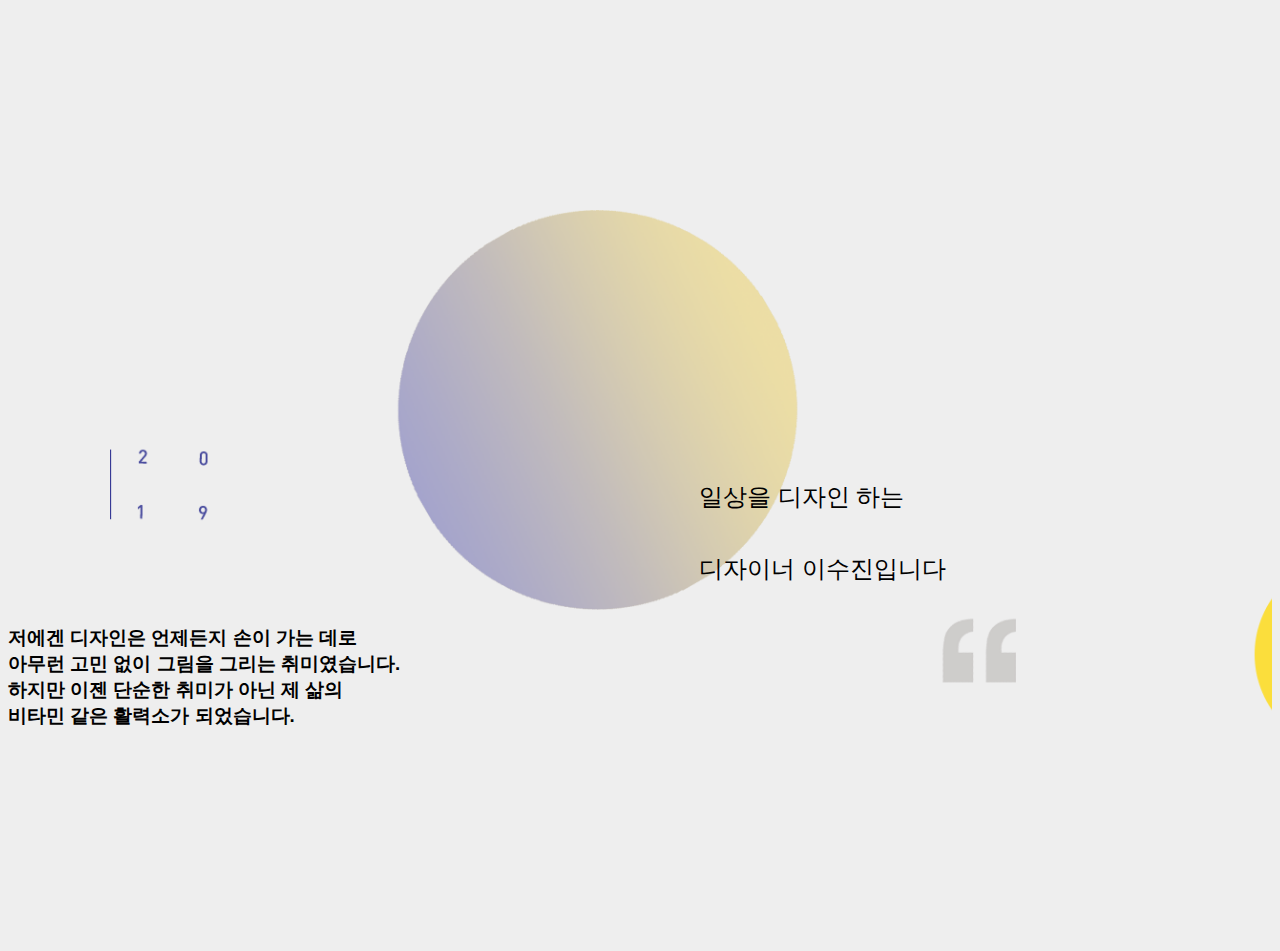
<file: index.html>
<!DOCTYPE html>
<html lang="ko" dir="ltr">

<head>
  <meta charset="utf-8">
  <title>Lee sujin portfolio</title>
  <link rel="stylesheet" href="https://cdn.jsdelivr.net/npm/bootstrap@4.5.3/dist/css/bootstrap.min.css" integrity="sha384-TX8t27EcRE3e/ihU7zmQxVncDAy5uIKz4rEkgIXeMed4M0jlfIDPvg6uqKI2xXr2" crossorigin="anonymous">
  <link rel="stylesheet" href="css/stlye.css">
  <meta name="robots" content="index">
  <meta name="title" content="Lee sujin portfolio">
  <meta name="keywords" content="Lee,sujin,portfolio">
  <meta name="description" content="Lee sujin portfolio">
  <link rel="image_src" href="img/img.jpg">

  <meta property="og:url" content="ghgh1626.github.io">
  <meta property="og:title" content="Lee sujin portfolio">
  <meta property="og:description" content="Lee sujin portfolio">
  <meta property="og:image" content="img/img.jpg">
</head>

<body>

  <div class="container-fluid">

    <section class="section1">
      <h2>일상을 디자인 하는<br>디자이너 이수진입니다</h2>
      <h3>저에겐 디자인은 언제든지 손이 가는 데로<br>아무런 고민 없이 그림을 그리는 취미였습니다. <br>하지만 이젠 단순한 취미가 아닌 제 삶의 <br>
        비타민 같은 활력소가 되었습니다.</h3>
    </section>


  </section>
  </div>


</body>
</file>
<file: css/stlye.css>
body {
  background-color: #eeeeee;
  font-family: 'Noto Sans KR', sans-serif;
}

.title {
  position: absolute;
  top: -20px;
}

.box:before {
  content: '';
  background-color: #f5f5f5;
}

.section1 {
  background-image: url(../img/5.png);
  background-size: cover;
  height: 923px;
}

.section1 h2 {
  padding-top: 441px;
  padding-left: 691px;
  font-weight: 400;
  line-height: 3.0;
}

.section2 h2 {
  padding-top: -80px;
  padding-left: 1087px;
  font-size: 8px;
  font-weight: 300;
  line-height: 1.6;
}
</file>
